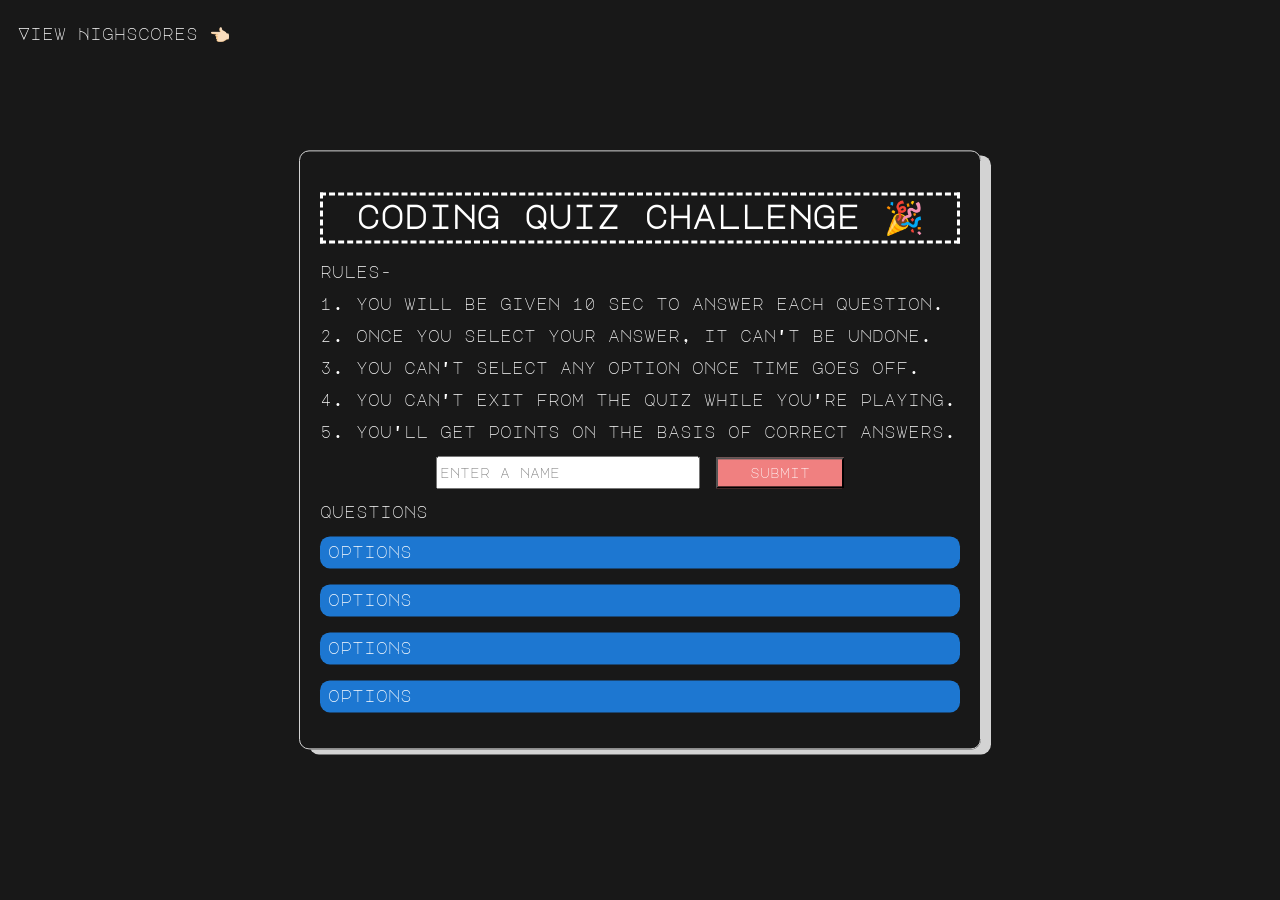
<file: index.html>
<!DOCTYPE html>
<html lang="en">

<head>
    <meta charset="UTF-8">
    <meta http-equiv="X-UA-Compatible" content="IE=edge">
    <meta name="viewport" content="width=device-width, initial-scale=1.0">
    <link rel="stylesheet" href="assets/style.css">
    <link rel="stylesheet" href="https://cdnjs.cloudflare.com/ajax/libs/font-awesome/5.15.3/css/all.min.css">
    <title>Codedamn - Quiz Project</title>
</head>

<body>
    <header class="header">
        <a class="viewHistory" id="anchor" href="highscoreTable.html">View Highscores 👈🏻</a> 
        <p id="your-name"></p>
        <p id="score"></p>
        <p id="time"></p>
    </header>

    <main class="main-content">

        <div id="intro">
        <h1 id="quiz-headings">coding quiz challenge 🎉</h1>
       <p>rules-</p>
       <p>1. you will be given 10 sec to answer each question.</p>
       <p>2. once you select your answer, it can't be undone.</p>
       <p>3. you can't select any option once time goes off.</p>
       <p>4. you can't exit from the quiz while you're playing.</p>
       <p>5. you'll get points on the basis of correct answers.</p>
       <p></p>
            <div class="inputBox">
        <input type="text" placeholder="enter a name" id="name" required  style="margin-right: 1rem;">
        <button type="submit" onclick="startQuiz()" id="submit-button">submit</button>
            </div>
        </div>


        <div id="playground     ">
            <p id="question">questions</p>
            <p id="1" class="options" >options</p>
            <p id="2" class="options" >options</p>
            <p id="3" class="options">options</p>
            <p id="4" class="options">options</p>

        </div>

        <div id="game-end">
            <h1 id="your-score">your score    : </h1>
            <a id="play-again" href="index.html" style="line-height: 4rem;">play again</a></br>
            <a id="highscore-table" href="highscoreTable.html">go to highscore-table</a>
        </div>
        
    </main>
    <script src="assets/script.js"></script>
</body>

</html>
</file>
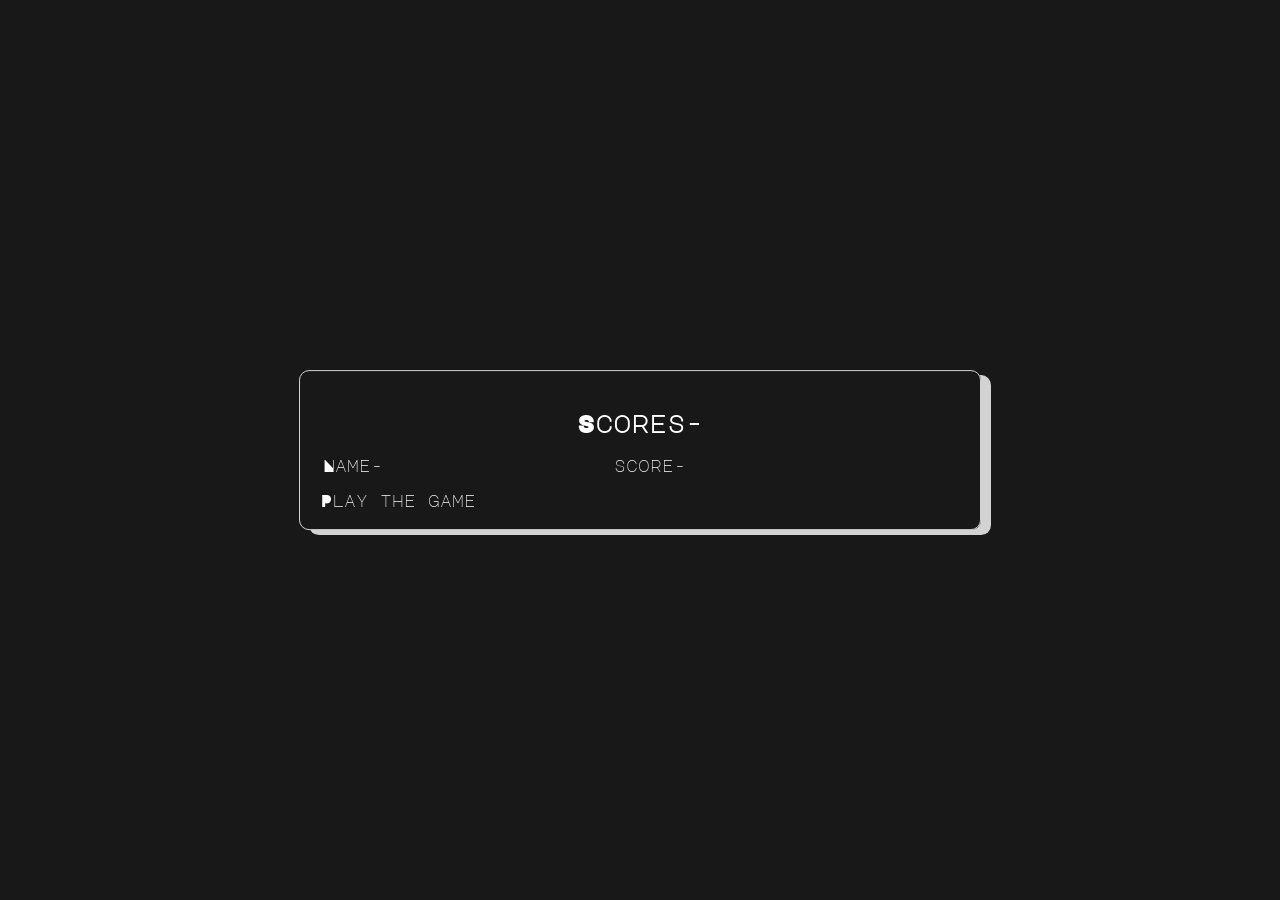
<file: highscoreTable.html>
<!DOCTYPE html>
<html lang="en">
<head>
    <meta charset="UTF-8">
    <meta http-equiv="X-UA-Compatible" content="IE=edge">
    <meta name="viewport" content="width=device-width, initial-scale=1.0">
    <link rel="stylesheet" href="assets/style.css">
    <link rel="stylesheet" href="https://cdnjs.cloudflare.com/ajax/libs/font-awesome/5.15.3/css/all.min.css">
    <title>HighScore</title>
</head>
<body>
    <main class="main-content">
    <div id="Highscores">
        <h2 style="text-align: center;">Scores-</h2>
        <table style="width:100%" id="highscoreTable">
            <tr>
              <td>Name-</td>
                <td>score-</td>
            </tr>
           
          </table>
          <br>
        <a id="restart" href="index.html">Play the game</a>

        </div>
    </main>
    
</body>
<script src="highscoresScript.js"></script>
</html>
</file>
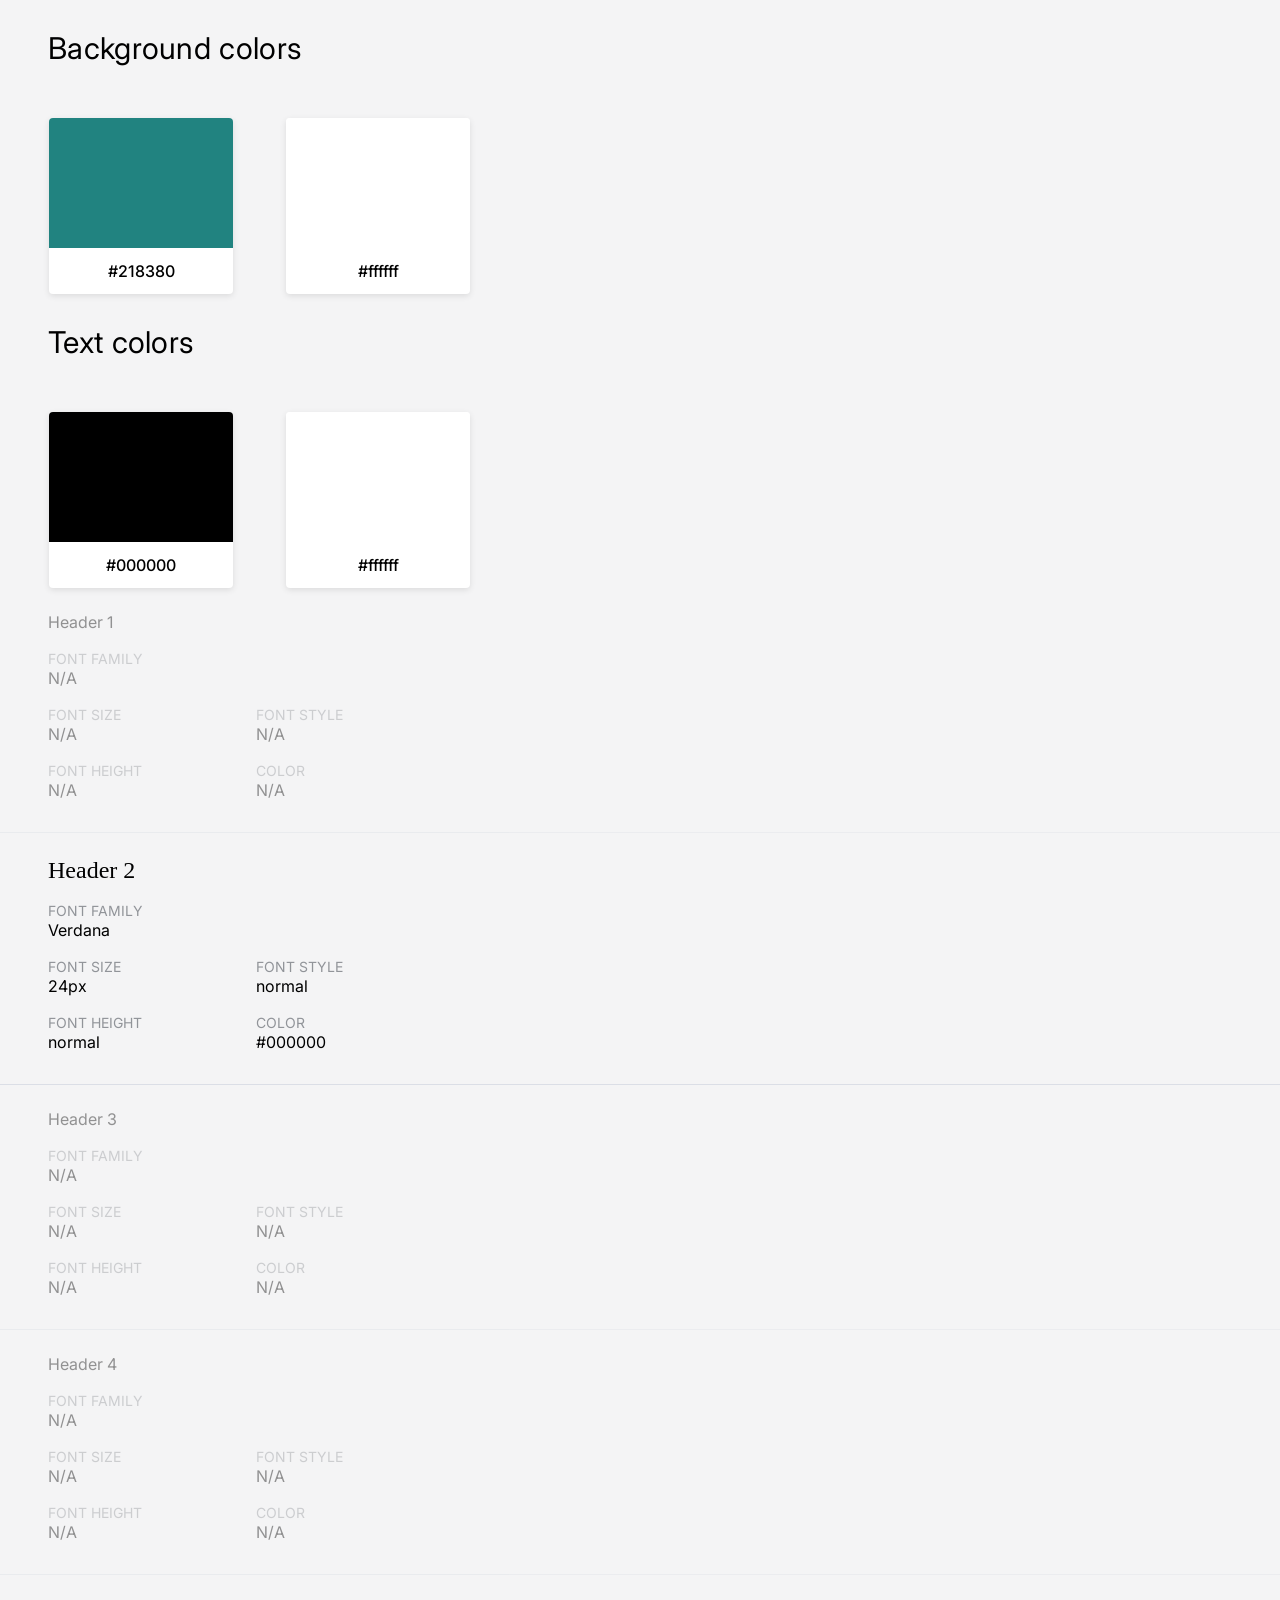
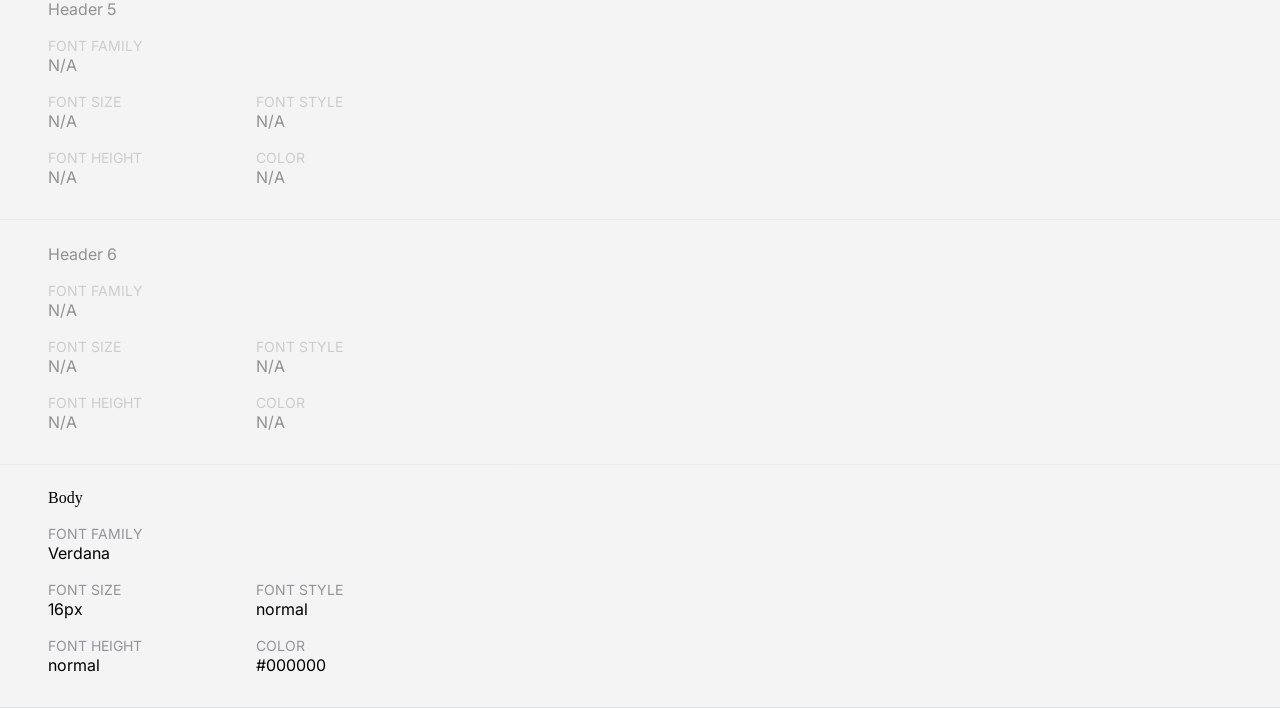
<file: style-guide.html>
<!DOCTYPE html>
<html lang="en">
<head>
    <meta charset="utf-8">
    <meta http-equiv="X-UA-Compatible" content="IE=edge,chrome=1">
	<link rel="preconnect" href="https://fonts.gstatic.com">
	<link href="https://fonts.googleapis.com/css2?family=Inter:wght@400;500&display=swap" rel="stylesheet">
    <link href="https://fonts.googleapis.com/css2?family=Manrope&display=swap" rel="stylesheet">
	<title>codedamn Project Style Guide</title>
    <!-- open this in browser to see the style guide -->
    <style>
        #header {
            margin: 0 auto;
            background-color: white;
        }

        #logo {
            padding-right: 10px;
			margin-top: 2px;
			height: 24px;
        }

		#header-logo {
		    height: 95px;
			position: relative;
		}
		
		#logo-text {
			position: absolute;
			top: 50%; left: 50%;
		    transform: translate(-50%,-50%);
			width: 305px;
		}

        h1 {
            font-family: Manrope;
			font-size: 24px;
			font-style: normal;
			font-weight: 400;
			line-height: 24px;
			letter-spacing: 0em;
			text-align: left;
			margin: 0px;
			
        }

        h2 {
            font-family: 'Inter', sans-serif;
            font-size:17px;
            color:#263646;
            margin-top:33px;
            margin-bottom:0px;
        }
		
		h2 span {
			font-family: 'Inter', sans-serif;
            font-size:10px;
            color:#777777;
            margin-top:33px;
            margin-bottom:0px;
		
		}

        h3 {
            color:#777777;
            margin-top:8px;
            margin-bottom:30px;
        }

        

        h4 {
            font-family:'Inter';
            font-weight:700;
            color:#777777;
            font-size:14px;
            margin-top: 24px;
            margin-bottom: 0px;

        }
		
		h4 span {
			font-size:12px;
		}
		
		h5 {
			color: white;
			margin: 0px auto;
			padding-top: 7px;
			padding-bottom: 7px;
			
		}
		
		body {
			margin:0px !important;
		}

        span {
            font-family: 'Inter', sans-serif;
            color:#777777;
            margin-top:7px;
            margin-bottom:0px;
            font-size:14px;
        }

        p {
            font-family: 'Inter', sans-serif;
			color: black;
            text-align:center;
            margin-top: 13px;
            margin-bottom: 13px;
        }



        img {
            float:left;
        }

        #main-holder {
            clear:both;
			background-color:#f4f4f5;
        }

        #backgrondcolors {
            
        }
		
		.color-section {
			font-family: Inter;
			font-size: 30px;
			font-style: normal;
			font-weight: 400;
			letter-spacing: 0.01em;
			text-align: left;
			padding: 30px 0 20px 48px;
		}

        #textcolors {
            
        }

        .color-wrapper {
            display:inline-block;
            margin-top: 32px;
			box-shadow: 0px 2px 6px rgba(0, 0, 0, 0.1);
			border-radius: 4px;
			background-color: white;
			margin-left: 49px;
			font-size: 16px;
			font-weight: 500;
        }
        .color-holder {
            width: 184px;
            height: 130px;
            background: #ACACAC;
            margin: auto;
			border-radius: 4px 4px 0px 0px;
        }
		
		.not-set {
			opacity:0.4;
		}

        .typography-header {
            padding-left: 48px;
            padding-top: 24px;
            padding-bottom: 16px;
        }

        #typography {
            font-family: Inter;
            font-size: 16px;
            font-style: normal;
            font-weight: 400;
            letter-spacing: 0em;
            text-align: left;
            color: black;
        }

        #typography span {
            color: #919499;
            text-transform: uppercase;
            line-height: 19px;
        }

        .typography-row {
            padding-left: 48px;
            padding-bottom: 16px;
        }

        .typography-col-1{
            display: inline-block;
        }

        .typography-col-2{
            display: inline-block;
            position: absolute;
            left: 256px;
        }

        dt {
            border-bottom: 1px solid #DBDEE6;
            padding-bottom: 16px;
        }
    </style>
</head>

<div id="main-holder" class="container_16">
    <div id="backgrondcolors">
		<div class="color-section">Background colors</div>
        
        
        <div class="color-wrapper">
            <div class="color-holder" id="color-holder-1" style="background-color:#218380">
            </div>
			<div class="color-text">
				<p>#218380</p>
			</div>
        </div>

        
        
        
        <div class="color-wrapper">
            <div class="color-holder" id="color-holder-2" style="background-color:#ffffff">
            </div>
			<div class="color-text">
				<p>#ffffff</p>
			</div>
        </div>

        
        
    </div>

    <div id="textcolors">
		<div class="color-section">Text colors</div>
        
        
        <div class="color-wrapper">
            <div class="color-holder" id="color-1" style="background-color:#000000">
            </div>
            <p>#000000</p>
        </div>
        
        
        
        <div class="color-wrapper">
            <div class="color-holder" id="color-2" style="background-color:#ffffff">
            </div>
            <p>#ffffff</p>
        </div>
        
        
    </div>
    <div id="typography">
        <div class="typeclass">
            
            
            <dt id="result-header-h1-dt" class="not-set first">
            <div class="typography-header">
                <div style="font-family:N/A; font-style:N/A; font-size:N/A; line-height:; color:; background-color:transparent;margin-left: 0px;">Header 1</div>
            </div>
            <div>
                <div class="typography-row"><span>Font Family</span><br>N/A</div>
                <div class="typography-row"><div class="typography-col-1"><span>Font Size</span><br>N/A</div><div class="typography-col-2"><span>Font Style</span><br>N/A</div></div>
                <div class="typography-row"><div class="typography-col-1"><span>Font Height</span><br>N/A</div><div class="typography-col-2"><span>Color</span><br>N/A</div></div>      
            </div>
            </dt>
            
            
            <dt id="result-header-h2-dt" class=" ">
            <div class="typography-header">
                <div style="font-family:Verdana; font-style:normal; font-size:24px; line-height:; color:; background-color:transparent;margin-left: 0px;">Header 2</div>
            </div>
            <div>
                <div class="typography-row"><span>Font Family</span><br>Verdana</div>
                <div class="typography-row"><div class="typography-col-1"><span>Font Size</span><br>24px</div><div class="typography-col-2"><span>Font Style</span><br>normal</div></div>
                <div class="typography-row"><div class="typography-col-1"><span>Font Height</span><br>normal</div><div class="typography-col-2"><span>Color</span><br>#000000</div></div>      
            </div>
            </dt>
            
            
            <dt id="result-header-h3-dt" class="not-set ">
            <div class="typography-header">
                <div style="font-family:N/A; font-style:N/A; font-size:N/A; line-height:; color:; background-color:transparent;margin-left: 0px;">Header 3</div>
            </div>
            <div>
                <div class="typography-row"><span>Font Family</span><br>N/A</div>
                <div class="typography-row"><div class="typography-col-1"><span>Font Size</span><br>N/A</div><div class="typography-col-2"><span>Font Style</span><br>N/A</div></div>
                <div class="typography-row"><div class="typography-col-1"><span>Font Height</span><br>N/A</div><div class="typography-col-2"><span>Color</span><br>N/A</div></div>      
            </div>
            </dt>
            
            
            <dt id="result-header-h4-dt" class="not-set ">
            <div class="typography-header">
                <div style="font-family:N/A; font-style:N/A; font-size:N/A; line-height:; color:; background-color:transparent;margin-left: 0px;">Header 4</div>
            </div>
            <div>
                <div class="typography-row"><span>Font Family</span><br>N/A</div>
                <div class="typography-row"><div class="typography-col-1"><span>Font Size</span><br>N/A</div><div class="typography-col-2"><span>Font Style</span><br>N/A</div></div>
                <div class="typography-row"><div class="typography-col-1"><span>Font Height</span><br>N/A</div><div class="typography-col-2"><span>Color</span><br>N/A</div></div>      
            </div>
            </dt>
            
            
            <dt id="result-header-h5-dt" class="not-set ">
            <div class="typography-header">
                <div style="font-family:N/A; font-style:N/A; font-size:N/A; line-height:; color:; background-color:transparent;margin-left: 0px;">Header 5</div>
            </div>
            <div>
                <div class="typography-row"><span>Font Family</span><br>N/A</div>
                <div class="typography-row"><div class="typography-col-1"><span>Font Size</span><br>N/A</div><div class="typography-col-2"><span>Font Style</span><br>N/A</div></div>
                <div class="typography-row"><div class="typography-col-1"><span>Font Height</span><br>N/A</div><div class="typography-col-2"><span>Color</span><br>N/A</div></div>      
            </div>
            </dt>
            
            
            <dt id="result-header-h6-dt" class="not-set ">
            <div class="typography-header">
                <div style="font-family:N/A; font-style:N/A; font-size:N/A; line-height:; color:; background-color:transparent;margin-left: 0px;">Header 6</div>
            </div>
            <div>
                <div class="typography-row"><span>Font Family</span><br>N/A</div>
                <div class="typography-row"><div class="typography-col-1"><span>Font Size</span><br>N/A</div><div class="typography-col-2"><span>Font Style</span><br>N/A</div></div>
                <div class="typography-row"><div class="typography-col-1"><span>Font Height</span><br>N/A</div><div class="typography-col-2"><span>Color</span><br>N/A</div></div>      
            </div>
            </dt>
            

            
            <dt id="result-header-h7-dt" class=" ">
            <div class="typography-header">
                <div style="font-family:Verdana; font-style:normal; font-size:16px; line-height:; color:; background-color:transparent;margin-left: 0px;">Body</div>
            </div>
            <div>
                <div class="typography-row"><span>Font Family</span><br>Verdana</div>
                <div class="typography-row"><div class="typography-col-1"><span>Font Size</span><br>16px</div><div class="typography-col-2"><span>Font Style</span><br>normal</div></div>
                <div class="typography-row"><div class="typography-col-1"><span>Font Height</span><br>normal</div><div class="typography-col-2"><span>Color</span><br>#000000</div></div>      
            </div>
            </dt>
        </div>
    </div>
</div>
</file>
<file: assets/style.css>
@import url('https://fonts.googleapis.com/css2?family=Major+Mono+Display&display=swap');
:root{
    background-color: rgb(24,24,24);
}
*{
    font-family: 'Major Mono Display';
    
}


a{
    text-decoration: none;
    color: #fff;
    
}
.options:hover{
    transform: scale(1.05);
}
button{
    background-color: #fff;
}
button:hover{
    transform: scale(1.1);
    
}
.header{
    display: flex;
    flex-wrap: wrap;
    justify-content: space-between;
    align-items: center;
    
    margin: 0px;
    padding: 10px;
    color: #fff;
}

.options{
    background-color: #1d77d1;
    padding: 8px;
    border-radius: 10px;
    color: #fff;
    cursor: pointer;
}


body > main{
  
    border-radius: 10px;
    
   
}
#playground{
    display: none;
}

#game-end{
    display: none;
    text-align: center;
}
.main-content{
    display: block;
    position: absolute;
    width: 50vw;
    margin: 0 auto;
    top: 50%;
    left:50%;
    transform: translate(-50%,-50%);
    border: 1px solid lightgray;
    border-radius: 10px;
    box-shadow: 10px 5px lightgray;
    padding: 20px;
    color: #fff;
}

#play-again,#highscore-table{
  
    border: 0.1rem solid lightgray;
    padding: 0.4rem;
    margin: 0 auto;
}
.inputBox{
    display: flex;
  justify-content: center;
  align-items: center;
  height: 2rem;

  
}

#submit-button{
    background-color:  #1d77d1;
    color: white;
    text-decoration: none;
}

#quiz-headings{
    text-align: center;
    border: 0.2rem white dashed;
    padding: 0.2rem;
}

#highscore-table{
    margin-bottom: 0.5rem;
}

#highscore-table:hover,#play-again:hover{
    background-color: lightcoral;
}


#name{
    margin-right: 1rem;
    width: 20vw;
    height: 3vh;
}

#submit-button{
    height: 3.5vh;
    width: 10vw;
    background-color: lightcoral;
}

#anchor:hover{
    text-decoration: solid underline;
}
</file>
